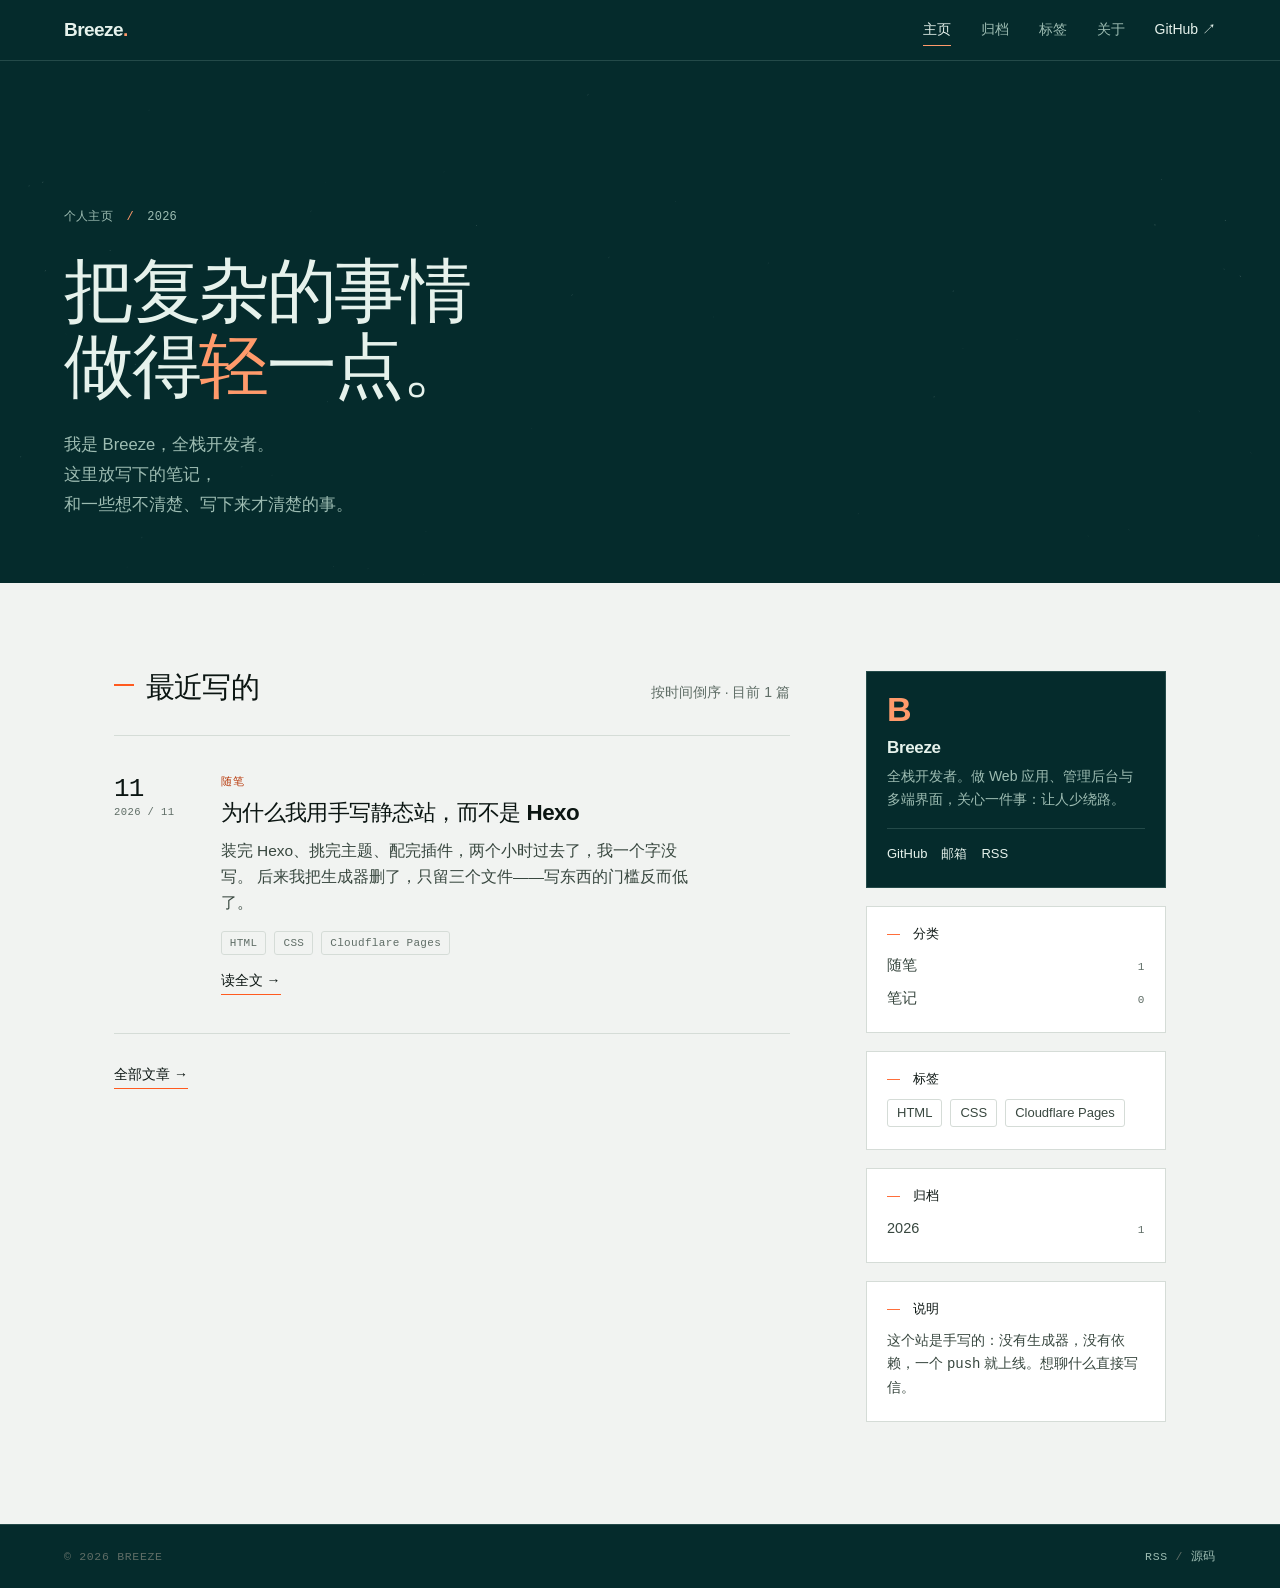
<file: index.html>
<!doctype html>
<html lang="zh-CN">
<head>
<meta charset="utf-8">
<meta name="viewport" content="width=device-width, initial-scale=1">
<title>Breeze — 个人主页</title>
<meta name="description" content="Breeze（CoolBreezeBlowsGently）的个人主页与笔记：做 Web 应用、管理后台与多端界面，把复杂的事情做得轻一点。">
<meta name="theme-color" content="#052B2C">
<meta property="og:type" content="website">
<meta property="og:title" content="Breeze — 个人主页">
<meta property="og:description" content="做 Web 应用、管理后台与多端界面，把复杂的事情做得轻一点。">
<link rel="icon" href="assets/favicon.svg" type="image/svg+xml">
<link rel="alternate" type="application/rss+xml" title="Breeze 的笔记" href="feed.xml">
<link rel="stylesheet" href="styles.css">
<script src="script.js" defer></script>
</head>
<body>
<a class="skip-link" href="#main">跳到主要内容</a>

<header class="topbar">
  <a class="mark" href="index.html" aria-label="Breeze，回到首页">Breeze<span aria-hidden="true">.</span></a>
  <nav class="nav" aria-label="主导航">
    <a href="index.html" aria-current="page">主页</a>
    <a href="archive.html">归档</a>
    <a href="tags.html">标签</a>
    <a href="about.html">关于</a>
    <a class="nav__ext" href="https://github.com/CoolBreezeBlowsGently" target="_blank" rel="noopener">GitHub<span aria-hidden="true"> ↗</span></a>
  </nav>
</header>

<main id="main">

  <section class="masthead" id="top">
    <canvas class="hero__wind" aria-hidden="true"></canvas>
    <div class="masthead__inner">
      <p class="hero__kicker">个人主页 <span aria-hidden="true">/</span> 2026</p>
      <h1 class="masthead__title">
        把复杂的事情<br>
        做得<span class="hero__swoosh">轻</span>一点。
      </h1>
      <p class="masthead__lede">
        我是 Breeze，全栈开发者。<br>
        这里放写下的笔记，<br>
        和一些想不清楚、写下来才清楚的事。
      </p>
    </div>
  </section>

  <div class="blog">

    <section class="feed" aria-labelledby="feed-h">
      <div class="section__head">
        <h2 id="feed-h">最近写的</h2>
        <p class="section__note">按时间倒序 · 目前 1 篇</p>
      </div>

      <ol class="posts">
        <li class="post">
          <p class="post__date"><span class="post__day">11</span><span class="post__ym mono">2026 / 11</span></p>
          <div class="post__body">
            <p class="post__cat">随笔</p>
            <h3><a href="posts/why-handwritten.html">为什么我用手写静态站，而不是 Hexo</a></h3>
            <p class="post__excerpt">
              装完 Hexo、挑完主题、配完插件，两个小时过去了，我一个字没写。
              后来我把生成器删了，只留三个文件——写东西的门槛反而低了。
            </p>
            <ul class="tags" aria-label="标签">
              <li>HTML</li><li>CSS</li><li>Cloudflare Pages</li>
            </ul>
            <a class="post__more" href="posts/why-handwritten.html">读全文<span aria-hidden="true"> →</span></a>
          </div>
        </li>
      </ol>

      <p class="feed__more"><a class="link" href="archive.html">全部文章 <span aria-hidden="true">→</span></a></p>
    </section>

    <aside class="sidebar" aria-label="侧栏">

      <section class="card card--bio">
        <p class="card__mark" aria-hidden="true">B</p>
        <h2 class="card__name">Breeze</h2>
        <p class="card__line">全栈开发者。做 Web 应用、管理后台与多端界面，关心一件事：让人少绕路。</p>
        <ul class="card__links">
          <li><a href="https://github.com/CoolBreezeBlowsGently" target="_blank" rel="noopener">GitHub</a></li>
          <li><a href="mailto:2507821335@qq.com">邮箱</a></li>
          <li><a href="feed.xml">RSS</a></li>
        </ul>
      </section>

      <section class="card">
        <h2 class="card__title"><span aria-hidden="true">—</span> 分类</h2>
        <ul class="catlist">
          <li><a href="tags.html#cat-suibi">随笔<span class="catlist__n mono">1</span></a></li>
          <li><a href="tags.html#cat-biji">笔记<span class="catlist__n mono">0</span></a></li>
        </ul>
      </section>

      <section class="card">
        <h2 class="card__title"><span aria-hidden="true">—</span> 标签</h2>
        <ul class="tagcloud">
          <li><a href="tags.html#t-html">HTML</a></li>
          <li><a href="tags.html#t-css">CSS</a></li>
          <li><a href="tags.html#t-cloudflare">Cloudflare Pages</a></li>
        </ul>
      </section>

      <section class="card">
        <h2 class="card__title"><span aria-hidden="true">—</span> 归档</h2>
        <ul class="catlist">
          <li><a href="archive.html#y2026">2026<span class="catlist__n mono">1</span></a></li>
        </ul>
      </section>

      <section class="card card--note">
        <h2 class="card__title"><span aria-hidden="true">—</span> 说明</h2>
        <p>这个站是手写的：没有生成器，没有依赖，一个 <code>push</code> 就上线。想聊什么直接写信。</p>
      </section>

    </aside>
  </div>

</main>

<footer class="foot">
  <p class="mono">© <span id="year">2026</span> Breeze</p>
  <p class="mono"><a href="feed.xml">RSS</a> <span aria-hidden="true">/</span> <a href="https://github.com/CoolBreezeBlowsGently/personal-website" target="_blank" rel="noopener">源码</a></p>
</footer>
</body>
</html>
</file>
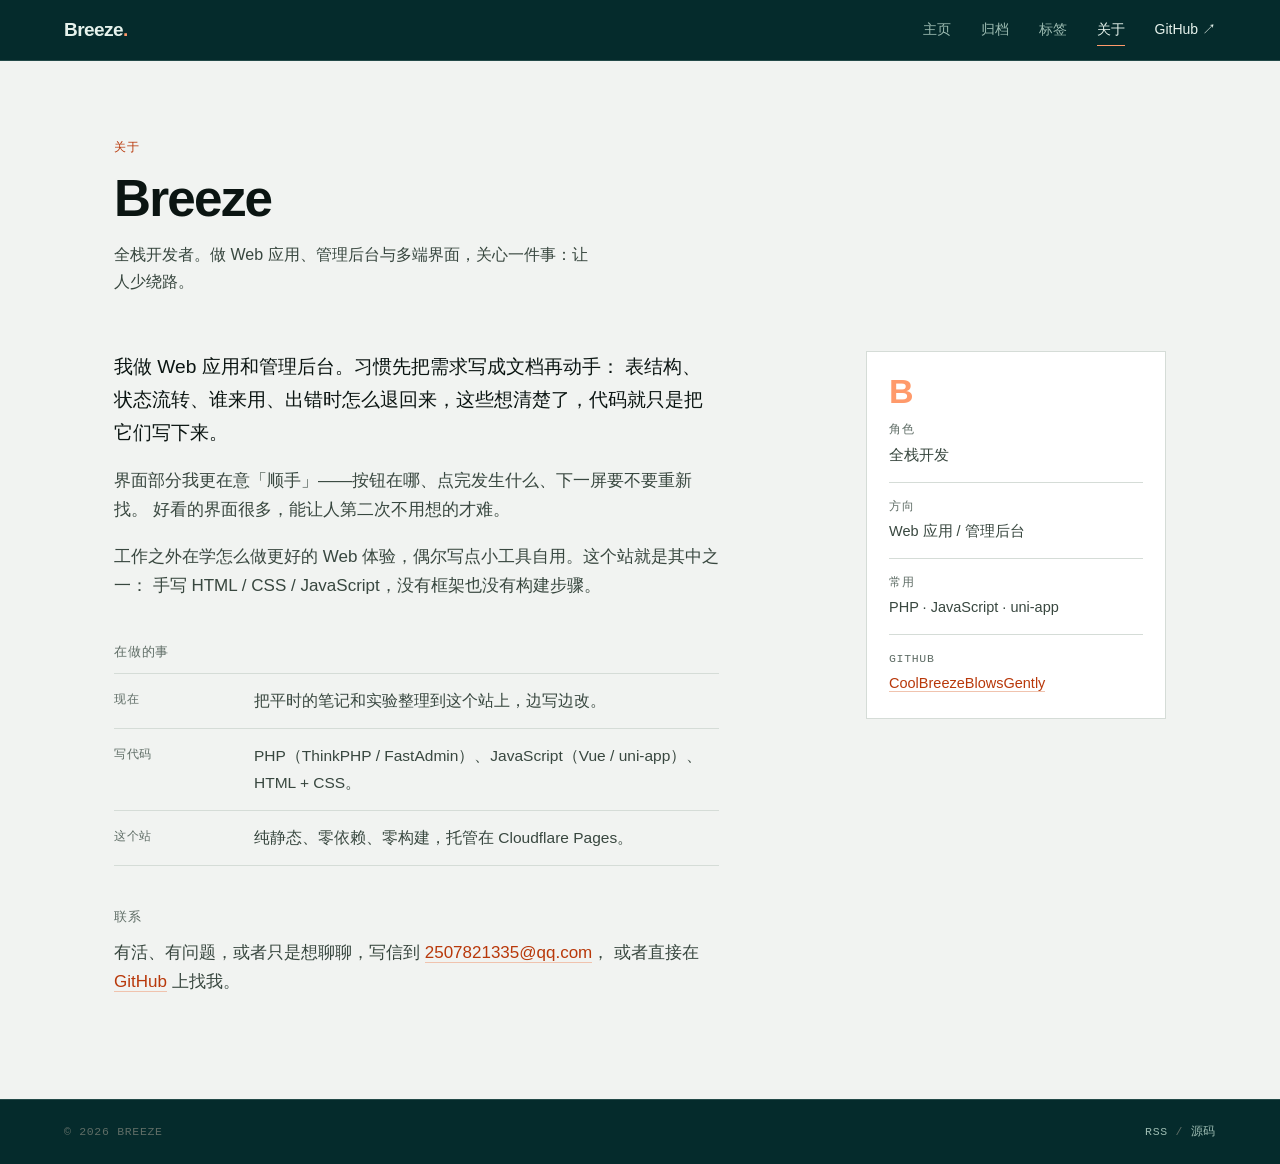
<file: about.html>
<!doctype html>
<html lang="zh-CN">
<head>
<meta charset="utf-8">
<meta name="viewport" content="width=device-width, initial-scale=1">
<title>关于 — Breeze</title>
<meta name="description" content="Breeze：全栈开发者，做 Web 应用、管理后台与多端界面。">
<meta name="theme-color" content="#052B2C">
<link rel="icon" href="assets/favicon.svg" type="image/svg+xml">
<link rel="stylesheet" href="styles.css">
<script src="script.js" defer></script>
</head>
<body>
<a class="skip-link" href="#main">跳到主要内容</a>

<header class="topbar">
  <a class="mark" href="index.html" aria-label="Breeze，回到首页">Breeze<span aria-hidden="true">.</span></a>
  <nav class="nav" aria-label="主导航">
    <a href="index.html">主页</a>
    <a href="archive.html">归档</a>
    <a href="tags.html">标签</a>
    <a href="about.html" aria-current="page">关于</a>
    <a class="nav__ext" href="https://github.com/CoolBreezeBlowsGently" target="_blank" rel="noopener">GitHub<span aria-hidden="true"> ↗</span></a>
  </nav>
</header>

<main id="main" class="page">

  <div class="page__head">
    <p class="mono page__kicker">关于</p>
    <h1>Breeze</h1>
    <p class="page__lede">全栈开发者。做 Web 应用、管理后台与多端界面，关心一件事：让人少绕路。</p>
  </div>

  <div class="about">
    <div class="about__main">
      <p>
        我做 Web 应用和管理后台。习惯先把需求写成文档再动手：
        表结构、状态流转、谁来用、出错时怎么退回来，这些想清楚了，代码就只是把它们写下来。
      </p>
      <p>
        界面部分我更在意「顺手」——按钮在哪、点完发生什么、下一屏要不要重新找。
        好看的界面很多，能让人第二次不用想的才难。
      </p>
      <p>
        工作之外在学怎么做更好的 Web 体验，偶尔写点小工具自用。这个站就是其中之一：
        手写 HTML / CSS / JavaScript，没有框架也没有构建步骤。
      </p>

      <h2 class="about__h">在做的事</h2>
      <ul class="facts">
        <li><span class="mono">现在</span><p>把平时的笔记和实验整理到这个站上，边写边改。</p></li>
        <li><span class="mono">写代码</span><p>PHP（ThinkPHP / FastAdmin）、JavaScript（Vue / uni-app）、HTML + CSS。</p></li>
        <li><span class="mono">这个站</span><p>纯静态、零依赖、零构建，托管在 Cloudflare Pages。</p></li>
      </ul>

      <h2 class="about__h">联系</h2>
      <p>
        有活、有问题，或者只是想聊聊，写信到
        <a class="link" href="mailto:2507821335@qq.com">2507821335@qq.com</a>，
        或者直接在 <a class="link" href="https://github.com/CoolBreezeBlowsGently" target="_blank" rel="noopener">GitHub</a> 上找我。
      </p>
    </div>

    <aside class="about__side">
      <p class="card__mark" aria-hidden="true">B</p>
      <dl class="about__meta">
        <div><dt class="mono">角色</dt><dd>全栈开发</dd></div>
        <div><dt class="mono">方向</dt><dd>Web 应用 / 管理后台</dd></div>
        <div><dt class="mono">常用</dt><dd>PHP · JavaScript · uni-app</dd></div>
        <div><dt class="mono">GitHub</dt><dd><a class="link" href="https://github.com/CoolBreezeBlowsGently" target="_blank" rel="noopener">CoolBreezeBlowsGently</a></dd></div>
      </dl>
    </aside>
  </div>

</main>

<footer class="foot">
  <p class="mono">© <span id="year">2026</span> Breeze</p>
  <p class="mono"><a href="feed.xml">RSS</a> <span aria-hidden="true">/</span> <a href="https://github.com/CoolBreezeBlowsGently/personal-website" target="_blank" rel="noopener">源码</a></p>
</footer>
</body>
</html>
</file>
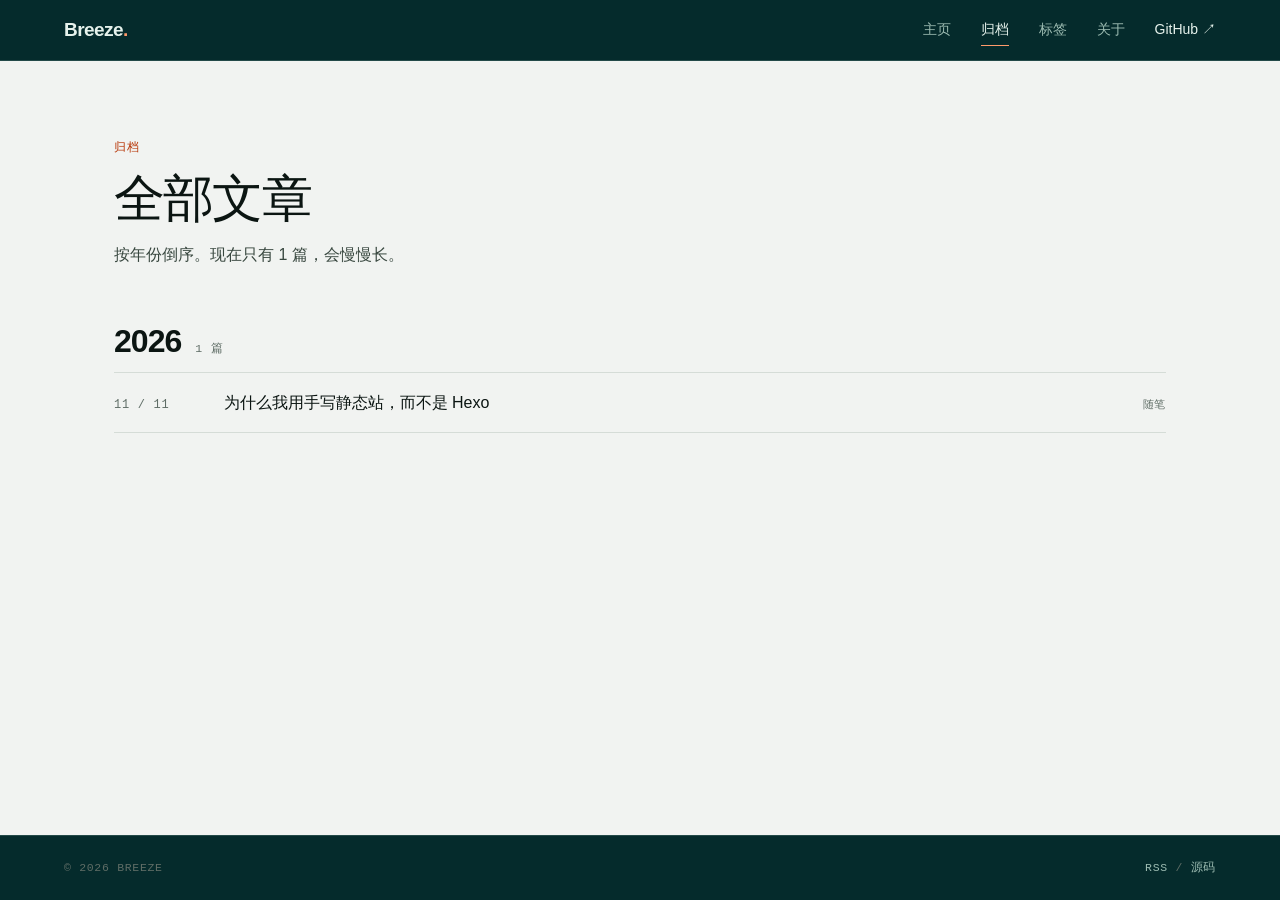
<file: archive.html>
<!doctype html>
<html lang="zh-CN">
<head>
<meta charset="utf-8">
<meta name="viewport" content="width=device-width, initial-scale=1">
<title>归档 — Breeze</title>
<meta name="description" content="按年份归档的全部文章。">
<meta name="theme-color" content="#052B2C">
<link rel="icon" href="assets/favicon.svg" type="image/svg+xml">
<link rel="stylesheet" href="styles.css">
<script src="script.js" defer></script>
</head>
<body>
<a class="skip-link" href="#main">跳到主要内容</a>

<header class="topbar">
  <a class="mark" href="index.html" aria-label="Breeze，回到首页">Breeze<span aria-hidden="true">.</span></a>
  <nav class="nav" aria-label="主导航">
    <a href="index.html">主页</a>
    <a href="archive.html" aria-current="page">归档</a>
    <a href="tags.html">标签</a>
    <a href="about.html">关于</a>
    <a class="nav__ext" href="https://github.com/CoolBreezeBlowsGently" target="_blank" rel="noopener">GitHub<span aria-hidden="true"> ↗</span></a>
  </nav>
</header>

<main id="main" class="page">

  <div class="page__head">
    <p class="mono page__kicker">归档</p>
    <h1>全部文章</h1>
    <p class="page__lede">按年份倒序。现在只有 1 篇，会慢慢长。</p>
  </div>

  <section class="archive" aria-labelledby="y2026">
    <h2 class="archive__year" id="y2026">2026<span class="mono">1 篇</span></h2>
    <ol class="archive__list">
      <li>
        <p class="archive__date mono">11 / 11</p>
        <p class="archive__title"><a href="posts/why-handwritten.html">为什么我用手写静态站，而不是 Hexo</a></p>
        <p class="archive__cat mono">随笔</p>
      </li>
    </ol>
  </section>

</main>

<footer class="foot">
  <p class="mono">© <span id="year">2026</span> Breeze</p>
  <p class="mono"><a href="feed.xml">RSS</a> <span aria-hidden="true">/</span> <a href="https://github.com/CoolBreezeBlowsGently/personal-website" target="_blank" rel="noopener">源码</a></p>
</footer>
</body>
</html>
</file>
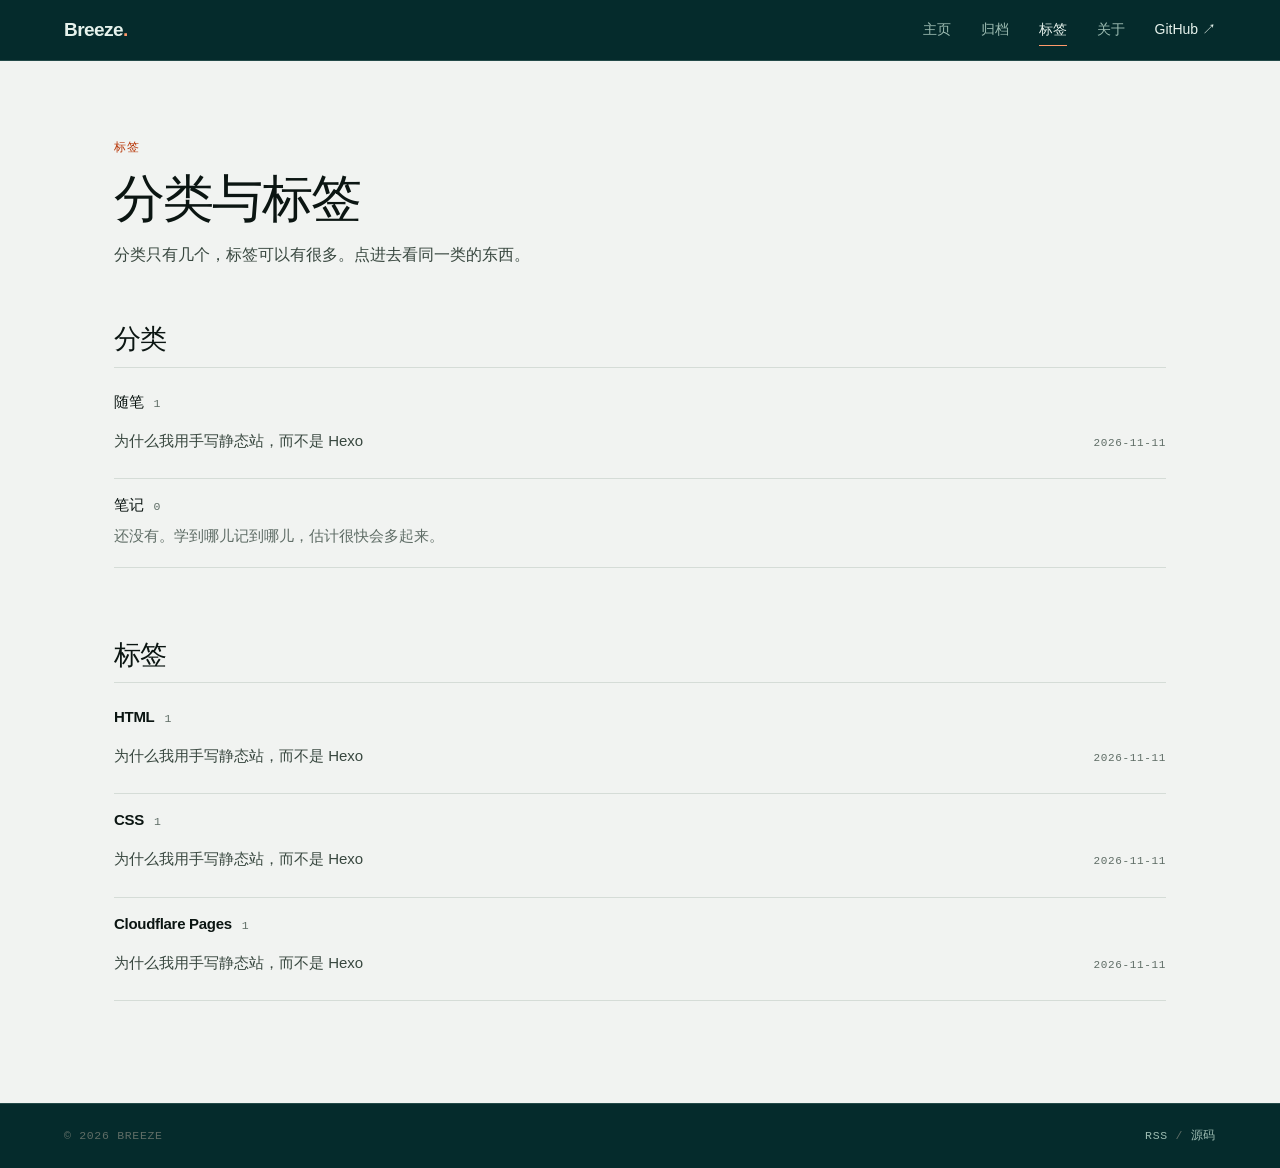
<file: tags.html>
<!doctype html>
<html lang="zh-CN">
<head>
<meta charset="utf-8">
<meta name="viewport" content="width=device-width, initial-scale=1">
<title>标签 — Breeze</title>
<meta name="description" content="按分类和标签整理的全部文章。">
<meta name="theme-color" content="#052B2C">
<link rel="icon" href="assets/favicon.svg" type="image/svg+xml">
<link rel="stylesheet" href="styles.css">
<script src="script.js" defer></script>
</head>
<body>
<a class="skip-link" href="#main">跳到主要内容</a>

<header class="topbar">
  <a class="mark" href="index.html" aria-label="Breeze，回到首页">Breeze<span aria-hidden="true">.</span></a>
  <nav class="nav" aria-label="主导航">
    <a href="index.html">主页</a>
    <a href="archive.html">归档</a>
    <a href="tags.html" aria-current="page">标签</a>
    <a href="about.html">关于</a>
    <a class="nav__ext" href="https://github.com/CoolBreezeBlowsGently" target="_blank" rel="noopener">GitHub<span aria-hidden="true"> ↗</span></a>
  </nav>
</header>

<main id="main" class="page">

  <div class="page__head">
    <p class="mono page__kicker">标签</p>
    <h1>分类与标签</h1>
    <p class="page__lede">分类只有几个，标签可以有很多。点进去看同一类的东西。</p>
  </div>

  <section class="tax" aria-labelledby="cat-h">
    <h2 class="tax__title" id="cat-h">分类</h2>

    <div class="tax__group" id="cat-suibi">
      <h3 class="tax__name">随笔 <span class="mono">1</span></h3>
      <ul class="tax__list">
        <li><a href="posts/why-handwritten.html">为什么我用手写静态站，而不是 Hexo</a> <span class="mono tax__date">2026-11-11</span></li>
      </ul>
    </div>

    <div class="tax__group" id="cat-biji">
      <h3 class="tax__name">笔记 <span class="mono">0</span></h3>
      <p class="tax__empty">还没有。学到哪儿记到哪儿，估计很快会多起来。</p>
    </div>
  </section>

  <section class="tax" aria-labelledby="tag-h">
    <h2 class="tax__title" id="tag-h">标签</h2>

    <div class="tax__group" id="t-html">
      <h3 class="tax__name">HTML <span class="mono">1</span></h3>
      <ul class="tax__list">
        <li><a href="posts/why-handwritten.html">为什么我用手写静态站，而不是 Hexo</a> <span class="mono tax__date">2026-11-11</span></li>
      </ul>
    </div>

    <div class="tax__group" id="t-css">
      <h3 class="tax__name">CSS <span class="mono">1</span></h3>
      <ul class="tax__list">
        <li><a href="posts/why-handwritten.html">为什么我用手写静态站，而不是 Hexo</a> <span class="mono tax__date">2026-11-11</span></li>
      </ul>
    </div>

    <div class="tax__group" id="t-cloudflare">
      <h3 class="tax__name">Cloudflare Pages <span class="mono">1</span></h3>
      <ul class="tax__list">
        <li><a href="posts/why-handwritten.html">为什么我用手写静态站，而不是 Hexo</a> <span class="mono tax__date">2026-11-11</span></li>
      </ul>
    </div>
  </section>

</main>

<footer class="foot">
  <p class="mono">© <span id="year">2026</span> Breeze</p>
  <p class="mono"><a href="feed.xml">RSS</a> <span aria-hidden="true">/</span> <a href="https://github.com/CoolBreezeBlowsGently/personal-website" target="_blank" rel="noopener">源码</a></p>
</footer>
</body>
</html>
</file>
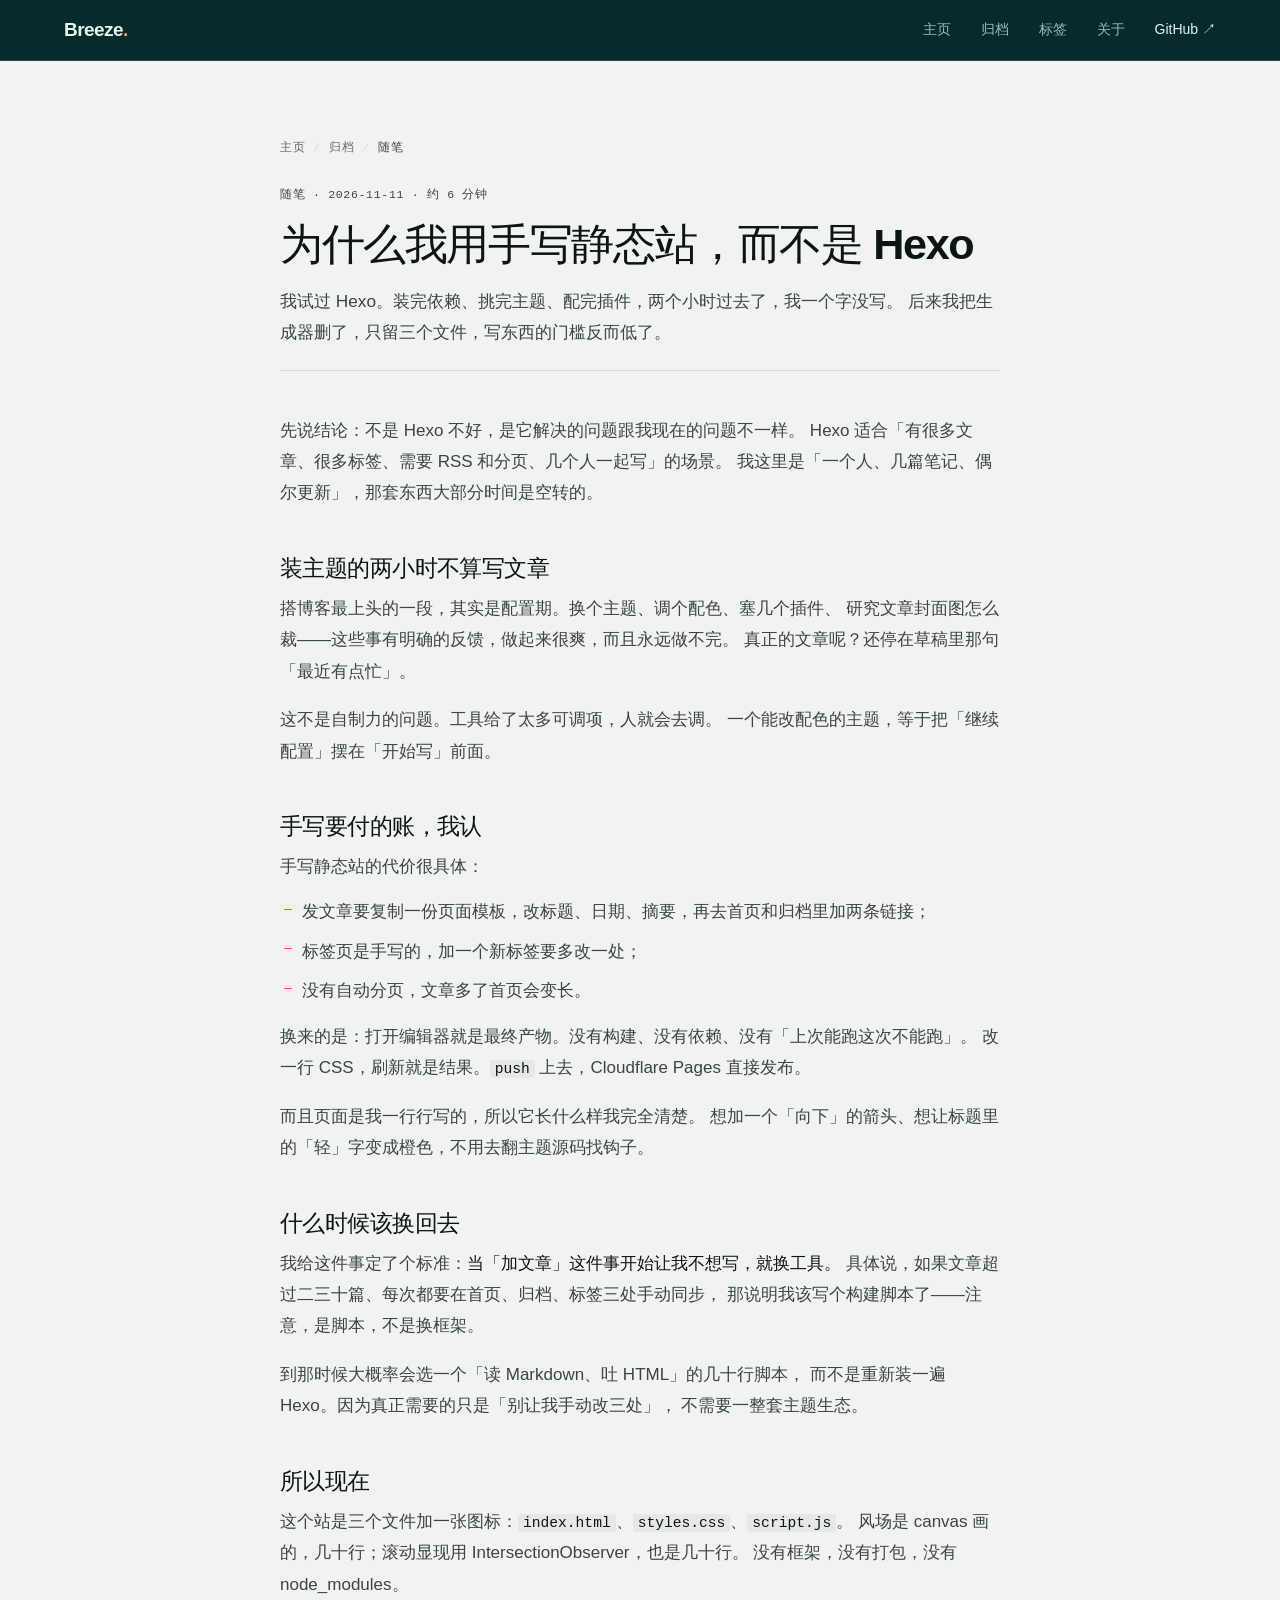
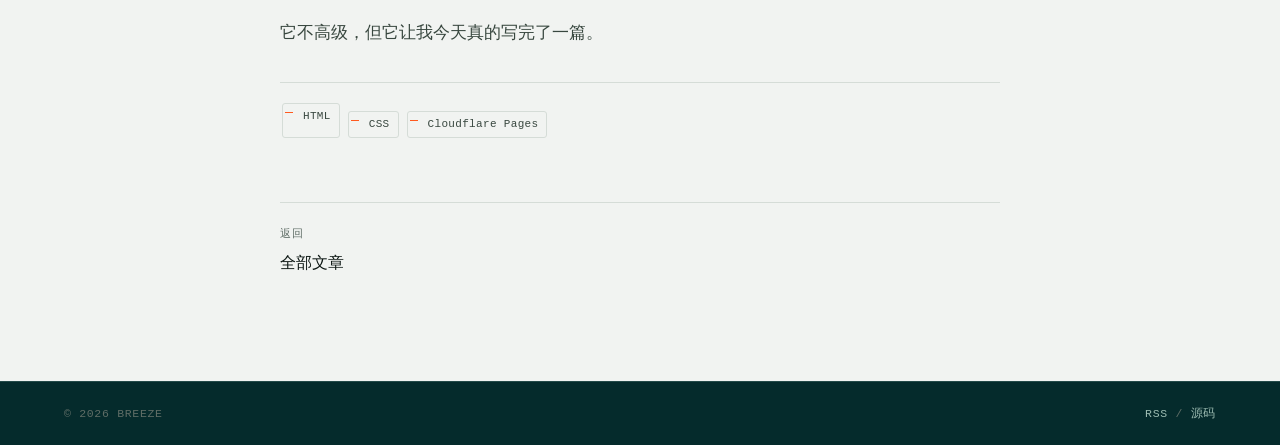
<file: posts/why-handwritten.html>
<!doctype html>
<html lang="zh-CN">
<head>
<meta charset="utf-8">
<meta name="viewport" content="width=device-width, initial-scale=1">
<title>为什么我用手写静态站，而不是 Hexo — Breeze</title>
<meta name="description" content="装完 Hexo、挑完主题、配完插件，两个小时过去了，我一个字没写。后来我把生成器删了。">
<meta name="theme-color" content="#052B2C">
<link rel="icon" href="../assets/favicon.svg" type="image/svg+xml">
<link rel="stylesheet" href="../styles.css">
<script src="../script.js" defer></script>
</head>
<body>
<a class="skip-link" href="#main">跳到主要内容</a>

<header class="topbar">
  <a class="mark" href="../index.html" aria-label="Breeze，回到首页">Breeze<span aria-hidden="true">.</span></a>
  <nav class="nav" aria-label="主导航">
    <a href="../index.html">主页</a>
    <a href="../archive.html">归档</a>
    <a href="../tags.html">标签</a>
    <a href="../about.html">关于</a>
    <a class="nav__ext" href="https://github.com/CoolBreezeBlowsGently" target="_blank" rel="noopener">GitHub<span aria-hidden="true"> ↗</span></a>
  </nav>
</header>

<main id="main" class="page page--post">

  <p class="crumbs mono">
    <a href="../index.html">主页</a> <span aria-hidden="true">/</span>
    <a href="../archive.html">归档</a> <span aria-hidden="true">/</span>
    <span>随笔</span>
  </p>

  <article class="prose">
    <header class="prose__head">
      <p class="mono prose__meta">随笔 <span aria-hidden="true">·</span> 2026-11-11 <span aria-hidden="true">·</span> 约 6 分钟</p>
      <h1>为什么我用手写静态站，而不是 Hexo</h1>
      <p class="prose__lede">
        我试过 Hexo。装完依赖、挑完主题、配完插件，两个小时过去了，我一个字没写。
        后来我把生成器删了，只留三个文件，写东西的门槛反而低了。
      </p>
    </header>

    <p>
      先说结论：不是 Hexo 不好，是它解决的问题跟我现在的问题不一样。
      Hexo 适合「有很多文章、很多标签、需要 RSS 和分页、几个人一起写」的场景。
      我这里是「一个人、几篇笔记、偶尔更新」，那套东西大部分时间是空转的。
    </p>

    <h2>装主题的两小时不算写文章</h2>
    <p>
      搭博客最上头的一段，其实是配置期。换个主题、调个配色、塞几个插件、
      研究文章封面图怎么裁——这些事有明确的反馈，做起来很爽，而且永远做不完。
      真正的文章呢？还停在草稿里那句「最近有点忙」。
    </p>
    <p>
      这不是自制力的问题。工具给了太多可调项，人就会去调。
      一个能改配色的主题，等于把「继续配置」摆在「开始写」前面。
    </p>

    <h2>手写要付的账，我认</h2>
    <p>
      手写静态站的代价很具体：
    </p>
    <ul>
      <li>发文章要复制一份页面模板，改标题、日期、摘要，再去首页和归档里加两条链接；</li>
      <li>标签页是手写的，加一个新标签要多改一处；</li>
      <li>没有自动分页，文章多了首页会变长。</li>
    </ul>
    <p>
      换来的是：打开编辑器就是最终产物。没有构建、没有依赖、没有「上次能跑这次不能跑」。
      改一行 CSS，刷新就是结果。<code>push</code> 上去，Cloudflare Pages 直接发布。
    </p>
    <p>
      而且页面是我一行行写的，所以它长什么样我完全清楚。
      想加一个「向下」的箭头、想让标题里的「轻」字变成橙色，不用去翻主题源码找钩子。
    </p>

    <h2>什么时候该换回去</h2>
    <p>
      我给这件事定了个标准：<strong>当「加文章」这件事开始让我不想写，就换工具。</strong>
      具体说，如果文章超过二三十篇、每次都要在首页、归档、标签三处手动同步，
      那说明我该写个构建脚本了——注意，是脚本，不是换框架。
    </p>
    <p>
      到那时候大概率会选一个「读 Markdown、吐 HTML」的几十行脚本，
      而不是重新装一遍 Hexo。因为真正需要的只是「别让我手动改三处」，
      不需要一整套主题生态。
    </p>

    <h2>所以现在</h2>
    <p>
      这个站是三个文件加一张图标：<code>index.html</code>、<code>styles.css</code>、<code>script.js</code>。
      风场是 canvas 画的，几十行；滚动显现用 IntersectionObserver，也是几十行。
      没有框架，没有打包，没有 node_modules。
    </p>
    <p>
      它不高级，但它让我今天真的写完了一篇。
    </p>

    <ul class="tags" aria-label="标签">
      <li>HTML</li><li>CSS</li><li>Cloudflare Pages</li>
    </ul>
  </article>

  <nav class="pager" aria-label="文章导航">
    <a class="pager__prev" href="../archive.html">
      <span class="mono">返回</span>
      <strong>全部文章</strong>
    </a>
  </nav>

</main>

<footer class="foot">
  <p class="mono">© <span id="year">2026</span> Breeze</p>
  <p class="mono"><a href="../feed.xml">RSS</a> <span aria-hidden="true">/</span> <a href="https://github.com/CoolBreezeBlowsGently/personal-website" target="_blank" rel="noopener">源码</a></p>
</footer>
</body>
</html>
</file>
<file: styles.css>
/* ==========================================================================
   Breeze — personal site + notes
   THESIS   One idea: 轻 (weightlessness) earned by craft, not decoration.
            Refuses the blog rut of identical cover-image cards and gradient text.
   OWN-WORLD Deep petrol field, pale mint type, signal-orange accent, hairline
            rules, mono only where it measures. No gradient text, no glass.
   STORY    Visitor reads: who he is, what he wrote lately, and can leave for an
            article in one click — or dig through 归档 / 标签 when they want more.
   VIEWPORT Full-bleed petrol masthead with the wind drawn live, then a two-column
            reading page: posts on hairlines at left, facts and counts at right.
   FORM     Editorial field notes; motion is the wind itself, authored once.
   ========================================================================== */

:root {
  --petrol:        #052b2c;
  --petrol-lift:   #0a3b3c;
  --mint:          #e6f2ec;
  --mint-dim:      #9dbcb2;
  --ink:           #0b1512;
  --ink-soft:      #38473f;
  --muted:         #5f6d66;
  --ground:        #f1f3f1;
  --surface:       #ffffff;
  --line:          #d5dcd7;
  --line-dark:     #244a49;
  --accent:        #ff5a1f;
  --accent-deep:   #b8380a;
  --accent-soft:   #ff9a6b;

  --sans: -apple-system, BlinkMacSystemFont, "Segoe UI Variable Display", "Segoe UI",
          "PingFang SC", "Hiragino Sans GB", "Microsoft YaHei UI", "Microsoft YaHei",
          "Source Han Sans SC", sans-serif;
  --mono: ui-monospace, "SFMono-Regular", "Cascadia Mono", "Segoe UI Mono", Consolas,
          "Liberation Mono", monospace;

  --pad: clamp(20px, 5vw, 64px);
  --max: 1180px;
  --ease: cubic-bezier(0.16, 1, 0.3, 1);
}

*, *::before, *::after { box-sizing: border-box; }

html {
  scroll-behavior: smooth;
  scroll-padding-top: 84px;
  -webkit-text-size-adjust: 100%;
}

body {
  margin: 0;
  min-height: 100svh;
  display: flex;
  flex-direction: column;
  background: var(--ground);
  color: var(--ink);
  font-family: var(--sans);
  font-size: 17px;
  line-height: 1.7;
  font-synthesis-weight: none;
  -webkit-font-smoothing: antialiased;
  text-rendering: optimizeLegibility;
}

#main { flex: 1 0 auto; width: 100%; }

h1, h2, h3 { margin: 0; font-weight: 700; line-height: 1.12; letter-spacing: -0.02em; text-wrap: balance; }
p { margin: 0; }
ul, ol, dl, dd { margin: 0; padding: 0; }
li { list-style: none; }

a { color: inherit; text-decoration: none; }

.mono {
  font-family: var(--mono);
  font-size: 11.5px;
  letter-spacing: 0.06em;
  text-transform: uppercase;
  color: var(--muted);
}

:focus-visible {
  outline: 2px solid var(--accent);
  outline-offset: 3px;
  border-radius: 2px;
}

.skip-link {
  position: absolute;
  left: 50%; top: 0;
  transform: translate(-50%, -120%);
  z-index: 100;
  background: var(--mint);
  color: var(--petrol);
  padding: 10px 18px;
  font-size: 14px;
}
.skip-link:focus-visible { transform: translate(-50%, 8px); }

.link {
  position: relative;
  color: var(--accent-deep);
  border-bottom: 1px solid #f0c3ae;
  transition: border-color 0.25s var(--ease), color 0.25s var(--ease);
}
.link:hover { border-color: var(--accent-deep); }

/* ---------- top bar ------------------------------------------------------ */

.topbar {
  position: sticky;
  top: 0;
  z-index: 50;
  display: flex;
  align-items: center;
  justify-content: space-between;
  gap: 24px;
  padding: 14px max(var(--pad), calc((100% - var(--max)) / 2));
  background: var(--petrol);
  color: var(--mint);
  border-bottom: 1px solid var(--line-dark);
}

.mark {
  font-size: 19px;
  font-weight: 700;
  letter-spacing: -0.03em;
}
.mark span { color: var(--accent-soft); }

.nav {
  display: flex;
  align-items: center;
  gap: clamp(14px, 2.4vw, 30px);
  font-size: 14px;
}
.nav a {
  color: var(--mint-dim);
  position: relative;
  padding-block: 4px;
  transition: color 0.25s var(--ease);
}
.nav a::after {
  content: "";
  position: absolute;
  left: 0; right: 0; bottom: 0;
  height: 1px;
  background: currentColor;
  transform: scaleX(0);
  transform-origin: left;
  transition: transform 0.35s var(--ease);
}
.nav a:hover, .nav a:focus-visible { color: var(--mint); }
.nav a:hover::after, .nav a:focus-visible::after { transform: scaleX(1); }
.nav a[aria-current="page"] { color: var(--mint); }
.nav a[aria-current="page"]::after { transform: scaleX(1); background: var(--accent-soft); }
.nav__ext { color: var(--mint) !important; }

/* ---------- masthead ----------------------------------------------------- */

.masthead {
  position: relative;
  isolation: isolate;
  overflow: hidden;
  background: var(--petrol);
  color: var(--mint);
  padding: clamp(48px, 8vh, 92px) var(--pad) clamp(44px, 7vh, 80px);
  min-height: min(58svh, 560px);
  display: flex;
  align-items: flex-end;
}

.hero__wind {
  position: absolute;
  inset: 0;
  width: 100%;
  height: 100%;
  z-index: -1;
  display: block;
}

.masthead::after {
  content: "";
  position: absolute;
  inset: auto 0 0 0;
  height: 34%;
  z-index: -1;
  background: linear-gradient(to bottom, rgba(5, 43, 44, 0) 0%, rgba(5, 43, 44, 0.8) 100%);
  pointer-events: none;
}

.masthead__inner {
  width: 100%;
  max-width: var(--max);
  margin-inline: auto;
}

.hero__kicker {
  font-family: var(--mono);
  font-size: 12px;
  letter-spacing: 0.02em;
  color: var(--mint-dim);
  margin-bottom: clamp(18px, 3vh, 30px);
}
.hero__kicker span { color: var(--accent-soft); padding-inline: 6px; }

.masthead__title {
  font-size: clamp(2.35rem, 5.6vw, 4.4rem);
  font-weight: 800;
  letter-spacing: -0.035em;
  line-height: 1.06;
  max-width: 22ch;
}

.hero__swoosh { color: var(--accent-soft); }

.masthead__lede {
  margin-top: clamp(20px, 3vh, 30px);
  font-size: clamp(0.98rem, 1.3vw, 1.1rem);
  color: var(--mint-dim);
  line-height: 1.8;
}

/* ---------- blog layout -------------------------------------------------- */

.blog {
  max-width: var(--max);
  margin-inline: auto;
  padding: clamp(52px, 7vw, 88px) var(--pad) clamp(60px, 8vw, 110px);
  display: grid;
  grid-template-columns: minmax(0, 1fr) 300px;
  gap: clamp(32px, 6vw, 76px);
  align-items: start;
}

.section__head {
  display: flex;
  flex-wrap: wrap;
  align-items: baseline;
  justify-content: space-between;
  gap: 8px 32px;
  margin-bottom: clamp(18px, 2.6vw, 30px);
}
.section__head h2 {
  font-size: clamp(1.4rem, 2.3vw, 1.85rem);
  letter-spacing: -0.028em;
}
.section__head h2::before {
  content: "";
  display: inline-block;
  width: 20px;
  height: 2px;
  margin-right: 12px;
  vertical-align: 0.4em;
  background: var(--accent);
}
.section__note { font-size: 14px; color: var(--muted); }

/* ---------- posts -------------------------------------------------------- */

.posts { border-top: 1px solid var(--line); }

.post {
  display: grid;
  grid-template-columns: 76px minmax(0, 1fr);
  gap: clamp(14px, 2.4vw, 32px);
  padding-block: clamp(24px, 3.2vw, 38px);
  border-bottom: 1px solid var(--line);
}

.post__date {
  display: flex;
  flex-direction: column;
  gap: 2px;
  padding-top: 2px;
}
.post__day {
  font-family: var(--mono);
  font-size: 26px;
  font-weight: 500;
  letter-spacing: -0.03em;
  line-height: 1;
  color: var(--ink);
}
.post__ym { font-size: 10.5px; letter-spacing: 0.04em; }

.post__cat {
  font-family: var(--mono);
  font-size: 10.5px;
  letter-spacing: 0.08em;
  text-transform: uppercase;
  color: var(--accent-deep);
  margin-bottom: 6px;
}

.post__body h3 {
  font-size: clamp(1.14rem, 1.8vw, 1.4rem);
  letter-spacing: -0.025em;
  line-height: 1.32;
}
.post__body h3 a {
  background-image: linear-gradient(var(--accent), var(--accent));
  background-repeat: no-repeat;
  background-size: 0% 2px;
  background-position: 0 100%;
  padding-bottom: 2px;
  transition: background-size 0.45s var(--ease), color 0.25s var(--ease);
}
.post:hover .post__body h3 a,
.post__body h3 a:focus-visible { background-size: 100% 2px; }

.post__excerpt {
  margin-top: 10px;
  max-width: 56ch;
  font-size: 15.5px;
  color: var(--ink-soft);
}

.tags {
  display: flex;
  flex-wrap: wrap;
  gap: 8px;
  margin-top: 14px;
}
.tags li {
  font-family: var(--mono);
  font-size: 11px;
  letter-spacing: 0.03em;
  color: var(--muted);
  border: 1px solid var(--line);
  padding: 2px 8px;
  border-radius: 3px;
}

.post__more,
.feed__more a {
  display: inline-block;
  margin-top: 14px;
  font-size: 14px;
  font-weight: 600;
  color: var(--ink);
  border-bottom: 1px solid var(--accent);
  padding-bottom: 1px;
  transition: color 0.25s var(--ease), border-color 0.25s var(--ease);
}
.post__more:hover,
.feed__more a:hover { color: var(--accent-deep); }

.feed__more { margin-top: 26px; }
.feed__more a { margin-top: 0; }

/* ---------- sidebar ------------------------------------------------------ */

.sidebar {
  display: grid;
  gap: 18px;
  position: sticky;
  top: 86px;
}

.card {
  background: var(--surface);
  border: 1px solid var(--line);
  padding: 20px 20px 22px;
}

.card__title {
  font-size: 13px;
  font-weight: 700;
  letter-spacing: 0.04em;
  margin-bottom: 12px;
}
.card__title span { color: var(--accent); margin-right: 8px; font-weight: 400; }

.card--bio {
  background: var(--petrol);
  border-color: var(--line-dark);
  color: var(--mint);
}
.card__mark {
  font-size: 34px;
  font-weight: 800;
  letter-spacing: -0.05em;
  line-height: 1;
  color: var(--accent-soft);
  margin-bottom: 12px;
}
.card__name { font-size: 17px; letter-spacing: -0.02em; }
.card__line {
  margin-top: 8px;
  font-size: 14px;
  line-height: 1.65;
  color: var(--mint-dim);
}
.card__links {
  display: flex;
  flex-wrap: wrap;
  gap: 14px;
  margin-top: 16px;
  padding-top: 14px;
  border-top: 1px solid var(--line-dark);
  font-size: 13px;
}
.card__links a { color: var(--mint); border-bottom: 1px solid transparent; transition: border-color 0.25s var(--ease); }
.card__links a:hover { border-color: var(--accent-soft); }

.catlist { font-size: 14.5px; }
.catlist li + li { margin-top: 8px; }
.catlist a {
  display: flex;
  align-items: baseline;
  justify-content: space-between;
  gap: 12px;
  color: var(--ink-soft);
  transition: color 0.2s var(--ease);
}
.catlist a:hover { color: var(--accent-deep); }
.catlist__n { font-size: 11px; }

.tagcloud {
  display: flex;
  flex-wrap: wrap;
  gap: 8px;
  font-size: 13px;
}
.tagcloud a {
  display: inline-block;
  padding: 2px 9px;
  border: 1px solid var(--line);
  border-radius: 3px;
  color: var(--ink-soft);
  transition: border-color 0.25s var(--ease), color 0.25s var(--ease);
}
.tagcloud a:hover { border-color: var(--accent); color: var(--accent-deep); }

.card--note p { font-size: 14px; color: var(--ink-soft); line-height: 1.65; }

/* ---------- generic page (archive / tags / about / post) ----------------- */

.page {
  max-width: var(--max);
  margin-inline: auto;
  padding: clamp(44px, 6vw, 80px) var(--pad) clamp(64px, 8vw, 110px);
}

.page__head { margin-bottom: clamp(30px, 4.4vw, 56px); }
.page__kicker {
  font-size: 11.5px;
  color: var(--accent-deep);
  margin-bottom: 12px;
}
.page__head h1 {
  font-size: clamp(2rem, 4.4vw, 3.2rem);
  font-weight: 800;
  letter-spacing: -0.035em;
}
.page__lede {
  margin-top: 14px;
  max-width: 54ch;
  font-size: 16px;
  color: var(--ink-soft);
}

/* ---------- archive ------------------------------------------------------ */

.archive__year {
  display: flex;
  align-items: baseline;
  gap: 14px;
  font-size: clamp(1.5rem, 2.6vw, 2rem);
  letter-spacing: -0.03em;
  padding-bottom: 12px;
  border-bottom: 1px solid var(--line);
}
.archive__year span { font-weight: 400; }
.archive__list li {
  display: grid;
  grid-template-columns: 84px minmax(0, 1fr) 90px;
  gap: clamp(10px, 2vw, 26px);
  align-items: baseline;
  padding-block: 16px;
  border-bottom: 1px solid var(--line);
}
.archive__date { font-size: 12px; }
.archive__title { font-size: 16px; }
.archive__title a {
  background-image: linear-gradient(var(--accent), var(--accent));
  background-repeat: no-repeat;
  background-size: 0% 2px;
  background-position: 0 100%;
  transition: background-size 0.4s var(--ease);
  padding-bottom: 2px;
}
.archive__title a:hover { background-size: 100% 2px; }
.archive__cat { font-size: 11px; text-align: right; }

/* ---------- taxonomy ----------------------------------------------------- */

.tax + .tax { margin-top: clamp(44px, 6vw, 72px); }
.tax__title {
  font-size: clamp(1.3rem, 2.2vw, 1.7rem);
  letter-spacing: -0.028em;
  padding-bottom: 12px;
  border-bottom: 1px solid var(--line);
  margin-bottom: 8px;
}
.tax__group { padding-block: 18px; border-bottom: 1px solid var(--line); }
.tax__name {
  display: flex;
  align-items: baseline;
  gap: 10px;
  font-size: 15px;
  margin-bottom: 10px;
}
.tax__name span { font-weight: 400; }
.tax__list li {
  display: flex;
  flex-wrap: wrap;
  align-items: baseline;
  justify-content: space-between;
  gap: 8px 20px;
  padding-block: 7px;
  font-size: 15px;
}
.tax__list a { color: var(--ink-soft); transition: color 0.2s var(--ease); }
.tax__list a:hover { color: var(--accent-deep); }
.tax__date { font-size: 11px; }
.tax__empty { font-size: 14.5px; color: var(--muted); }

/* ---------- article ------------------------------------------------------ */

.page--post { max-width: none; }
.page--post > .crumbs,
.page--post > .prose,
.page--post > .pager {
  max-width: 720px;
  margin-inline: auto;
}

.crumbs {
  display: flex;
  flex-wrap: wrap;
  gap: 8px;
  font-size: 11.5px;
  margin-bottom: 26px;
}
.crumbs a { color: var(--muted); transition: color 0.2s var(--ease); }
.crumbs a:hover { color: var(--accent-deep); }
.crumbs span { color: var(--line); }
.crumbs span:last-child { color: var(--ink-soft); }

.prose { font-size: 17px; line-height: 1.85; }
.prose__head { margin-bottom: clamp(26px, 3.4vw, 44px); }
.prose__meta { font-size: 11.5px; margin-bottom: 14px; }
.prose__head h1 {
  font-size: clamp(1.85rem, 3.6vw, 2.7rem);
  font-weight: 800;
  letter-spacing: -0.032em;
  line-height: 1.18;
}
.prose__lede {
  margin-top: 16px;
  padding-bottom: 22px;
  border-bottom: 1px solid var(--line);
  font-size: clamp(1rem, 1.35vw, 1.08rem);
  color: var(--ink-soft);
  line-height: 1.8;
}

.prose h2 {
  margin-top: clamp(32px, 4vw, 46px);
  margin-bottom: 12px;
  font-size: clamp(1.2rem, 1.9vw, 1.45rem);
  letter-spacing: -0.025em;
}
.prose p { color: var(--ink-soft); }
.prose p + p { margin-top: 1em; }
.prose strong { color: var(--ink); font-weight: 700; }
.prose ul { margin-block: 14px; padding-left: 2px; }
.prose ul li {
  position: relative;
  padding-left: 20px;
  color: var(--ink-soft);
}
.prose ul li + li { margin-top: 8px; }
.prose ul li::before {
  content: "";
  position: absolute;
  left: 2px;
  top: 0.72em;
  width: 8px;
  height: 1px;
  background: var(--accent);
}
.prose code {
  font-family: var(--mono);
  font-size: 0.86em;
  background: rgba(11, 21, 18, 0.05);
  padding: 1px 5px;
  border-radius: 3px;
  color: var(--ink);
}
.prose .tags { margin-top: 34px; padding-top: 20px; border-top: 1px solid var(--line); }

.pager {
  margin-top: clamp(40px, 5vw, 64px);
  padding-top: 22px;
  border-top: 1px solid var(--line);
  display: flex;
}
.pager a { max-width: 46ch; }
.pager__next { margin-left: auto; text-align: right; }
.pager span { display: block; font-size: 11px; margin-bottom: 6px; }
.pager strong {
  font-size: 15.5px;
  font-weight: 600;
  color: var(--ink);
  border-bottom: 1px solid transparent;
  transition: border-color 0.25s var(--ease), color 0.25s var(--ease);
}
.pager a:hover strong { color: var(--accent-deep); border-color: #f0c3ae; }

/* ---------- about page --------------------------------------------------- */

.about {
  display: grid;
  grid-template-columns: minmax(0, 1fr) 300px;
  gap: clamp(32px, 6vw, 72px);
  align-items: start;
}
.about__main { max-width: 64ch; }
.about__main p { color: var(--ink-soft); }
.about__main p + p { margin-top: 1.05em; }
.about__main p:first-child {
  font-size: clamp(1.06rem, 1.6vw, 1.2rem);
  color: var(--ink);
}

.about__h {
  margin-top: clamp(30px, 4vw, 44px);
  margin-bottom: 14px;
  font-size: 13px;
  font-weight: 700;
  letter-spacing: 0.06em;
  text-transform: uppercase;
  color: var(--muted);
}

.facts li {
  display: grid;
  grid-template-columns: 120px minmax(0, 1fr);
  gap: 20px;
  padding-block: 14px;
  border-top: 1px solid var(--line);
  font-size: 15.5px;
}
.facts li:last-child { border-bottom: 1px solid var(--line); }
.facts li > span { padding-top: 2px; }
.facts p { color: var(--ink-soft); }

.about__side {
  background: var(--surface);
  border: 1px solid var(--line);
  padding: 22px;
  position: sticky;
  top: 86px;
}
.about__meta { font-size: 14.5px; }
.about__meta > div + div { margin-top: 14px; padding-top: 14px; border-top: 1px solid var(--line); }
.about__meta dt { margin-bottom: 3px; }
.about__meta dd { color: var(--ink-soft); }

.page--lost .page__lede { max-width: 46ch; }
.lost__mark {
  margin-top: 48px;
  font-size: clamp(1.4rem, 3vw, 2rem);
  font-weight: 700;
  letter-spacing: -0.03em;
  color: var(--line);
}

/* ---------- footer ------------------------------------------------------- */

.foot {
  display: flex;
  flex-wrap: wrap;
  align-items: center;
  justify-content: space-between;
  gap: 10px;
  padding: 22px max(var(--pad), calc((100% - var(--max)) / 2));
  background: var(--petrol);
  border-top: 1px solid var(--line-dark);
  color: var(--mint-dim);
}
.foot p { font-size: 11.5px; }
.foot a { color: var(--mint-dim); transition: color 0.2s var(--ease); }
.foot a:hover { color: var(--mint); }

/* ---------- motion ------------------------------------------------------- */

/* Entrance only. Nothing here is needed to read the page, so a failed script
   or a reduced-motion preference just means the content is already in place. */
.section__head,
.post {
  opacity: 0;
  transform: translate3d(0, 18px, 0);
  animation: rise 0.9s var(--ease) forwards;
}
.post:nth-child(1) { animation-delay: 0.1s; }
.post:nth-child(2) { animation-delay: 0.18s; }
.post:nth-child(3) { animation-delay: 0.26s; }

.masthead .hero__kicker,
.masthead__title,
.masthead__lede {
  opacity: 0;
  transform: translate3d(0, 26px, 0);
  animation: rise 1.1s var(--ease) forwards;
}
.hero__kicker    { animation-delay: 0.15s; }
.masthead__title { animation-delay: 0.26s; }
.masthead__lede  { animation-delay: 0.42s; }

@keyframes rise {
  to { opacity: 1; transform: none; }
}

/* ---------- responsive --------------------------------------------------- */

@media (max-width: 980px) {
  .blog { grid-template-columns: minmax(0, 1fr); gap: 40px; }
  .sidebar {
    position: static;
    grid-template-columns: repeat(2, minmax(0, 1fr));
    gap: 14px;
  }
  .sidebar .card--bio { grid-column: 1 / -1; }
  .about { grid-template-columns: minmax(0, 1fr); }
  .about__side { position: static; }
}

@media (max-width: 720px) {
  .post { grid-template-columns: 1fr; gap: 8px; }
  .post__date { flex-direction: row; align-items: baseline; gap: 8px; }
  .post__day { font-size: 15px; }
  .archive__list li { grid-template-columns: 64px minmax(0, 1fr); }
  .archive__cat { grid-column: 2; text-align: left; }
  .facts li { grid-template-columns: 1fr; gap: 3px; }
}

@media (max-width: 640px) {
  body { font-size: 16px; }
  .topbar { padding-block: 12px; }
  .nav { gap: 14px; font-size: 13px; }
  .nav__ext { display: none; }
  .masthead { min-height: 0; padding-block: 40px 54px; }
  .masthead__title { max-width: none; }
  .masthead__lede br { display: none; }
  .sidebar { grid-template-columns: minmax(0, 1fr); }
  .prose { font-size: 16.5px; }
  .pager { flex-direction: column; gap: 18px; }
  .pager__next { margin-left: 0; text-align: left; }
}

@media (prefers-reduced-motion: reduce) {
  html { scroll-behavior: auto; }
  *, *::before, *::after {
    animation-duration: 0.001ms !important;
    animation-delay: 0ms !important;
    transition-duration: 0.001ms !important;
  }
  .section__head, .post,  .hero__kicker, .masthead__title, .masthead__lede {
    opacity: 1; transform: none;
  }
}
</file>
